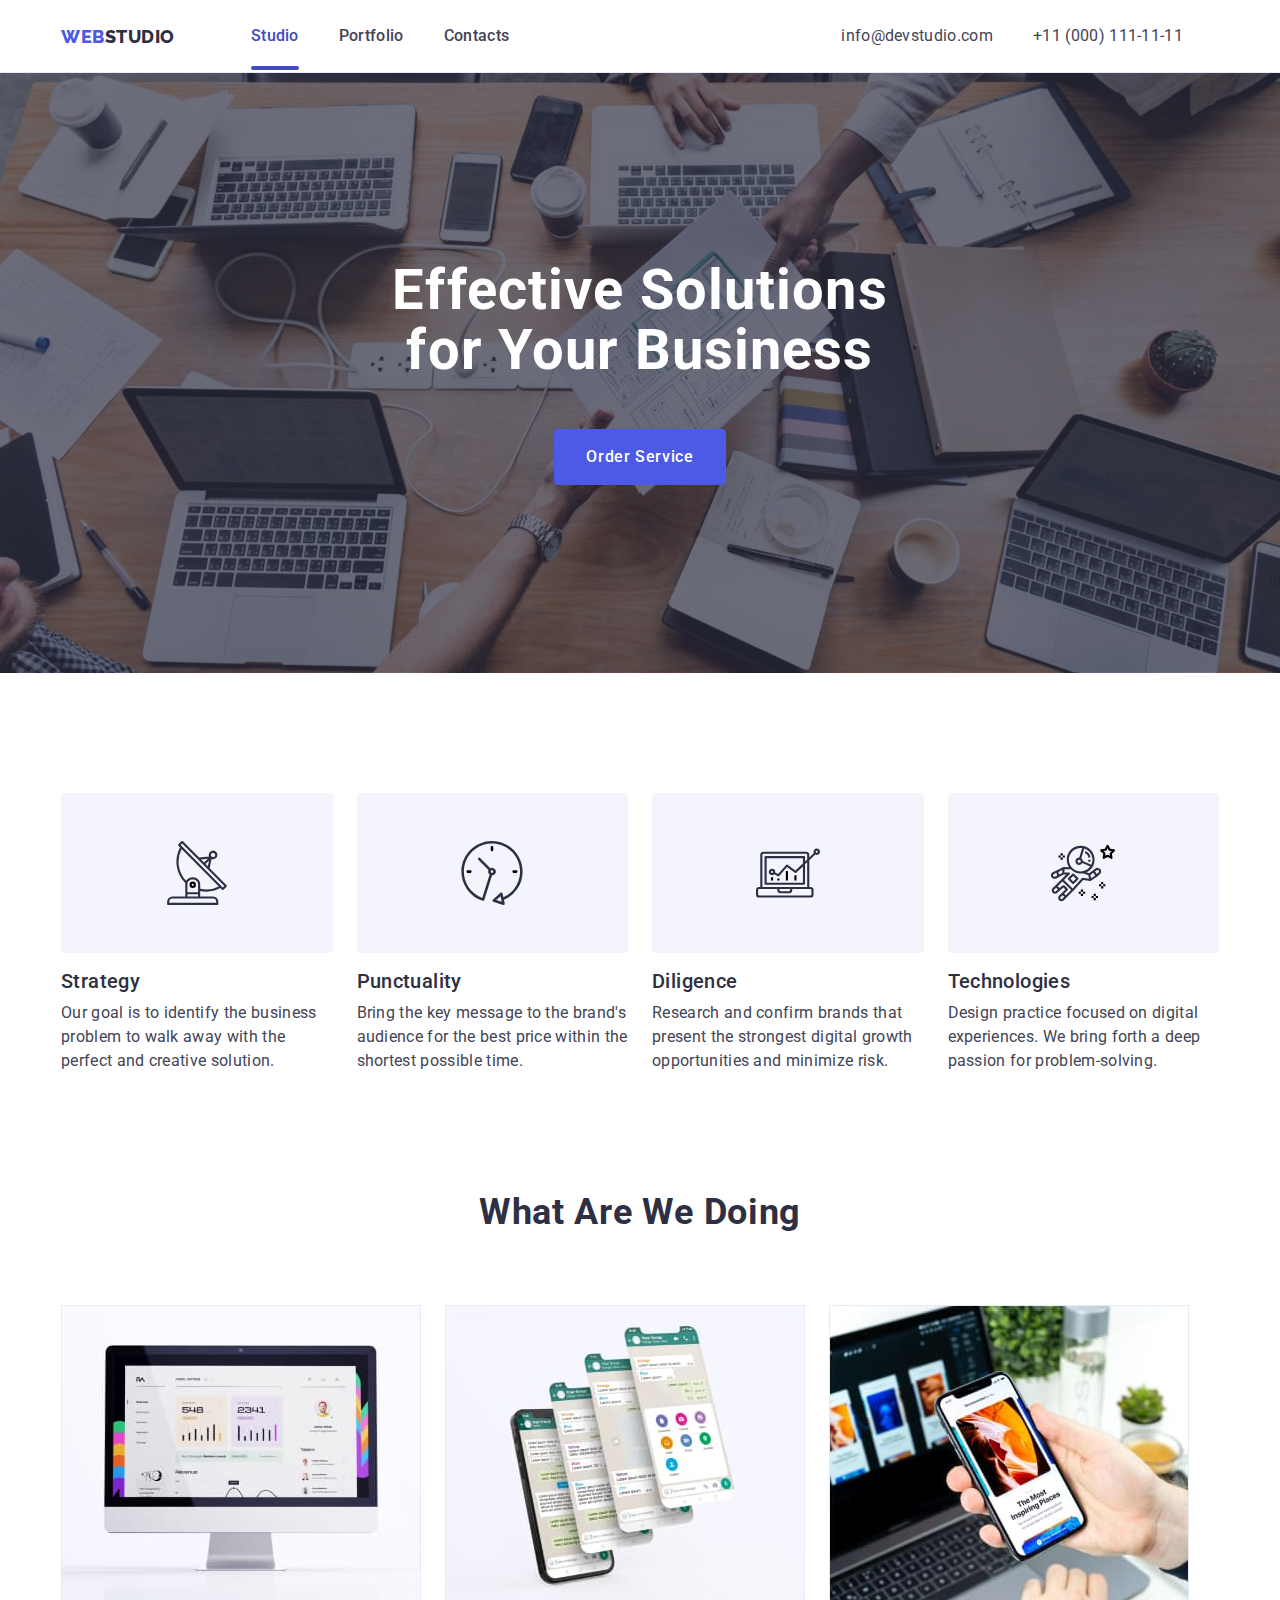
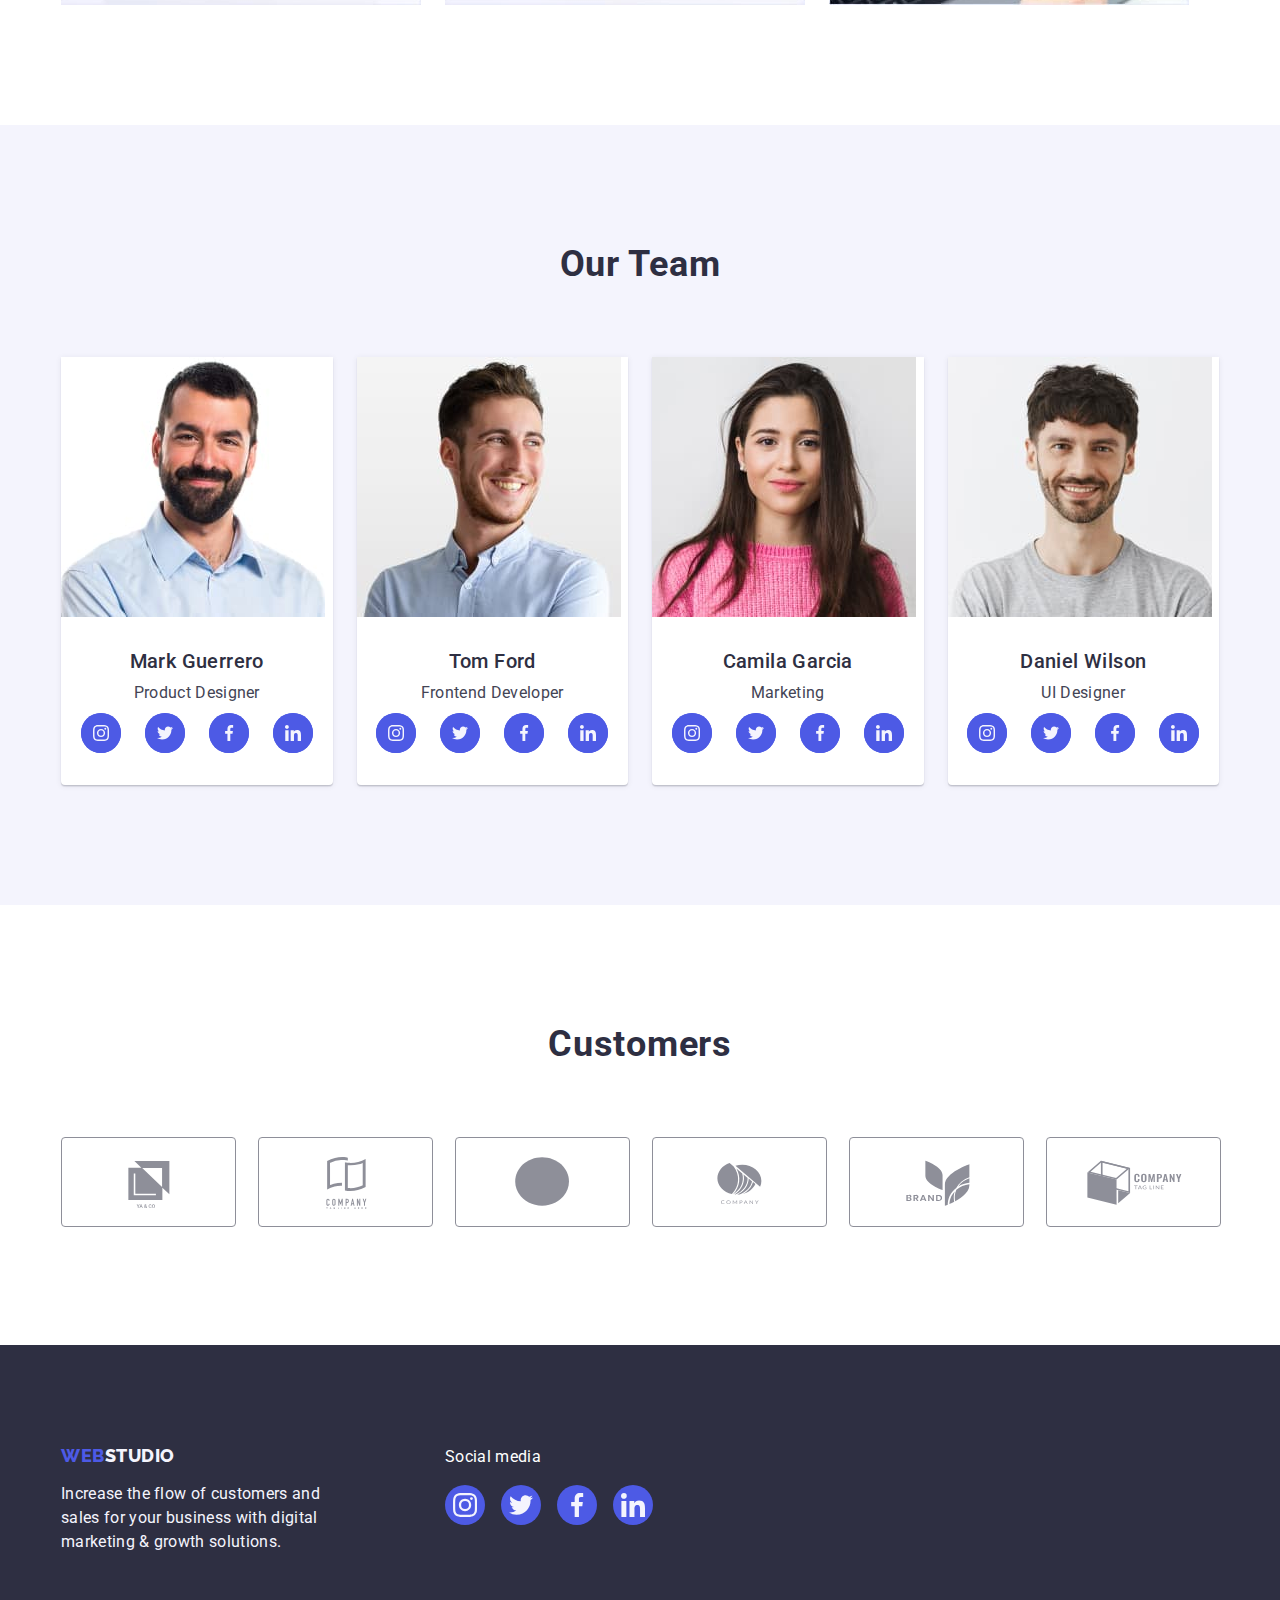
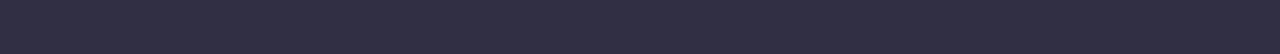
<file: index.html>
<!DOCTYPE html>
<html lang="en">

<head>
  <meta charset="utf-8">
  <meta http-equiv="X-UA-Compatible" content="IE=edge">
  <meta name="description" content="">
  <meta name="viewport" content="width=device-width, initial-scale=1">
  <title>dz3</title>
  <link rel="preconnect" href="https://fonts.googleapis.com">
  <link rel="preconnect" href="https://fonts.gstatic.com" crossorigin>
  <link href="https://fonts.googleapis.com/css2?family=Raleway:wght@900&family=Roboto:wght@400;500;700;900&display=swap"
    rel="stylesheet">
  <link rel="stylesheet" href="https://cdnjs.cloudflare.com/ajax/libs/modern-normalize/2.0.0/modern-normalize.min.css"
    integrity="sha512-4xo8blKMVCiXpTaLzQSLSw3KFOVPWhm/TRtuPVc4WG6kUgjH6J03IBuG7JZPkcWMxJ5huwaBpOpnwYElP/m6wg=="
    crossorigin="anonymous" referrerpolicy="no-referrer" />
  <link rel="stylesheet" href="./css/styles.css" />
</head>

<body>
  <header class="header">
    <div class="container flexed-list header-container">
      <nav class="flexed-list">
        <a class="logo logo-header link" href="./index.html">Web<span class="logo-text">Studio</span></a>
        <ul class="menu-list list flexed-list">
          <li class="menu-list-item"><a class="menu-list-link link lower" href="./index.html">Studio</a></li>
          <li class="menu-list-item"><a class="menu-list-link link " href="./portfolio.html">Portfolio</a></li>
          <li class="menu-list-item"><a class="menu-list-link link " href="">Contacts</a></li>
        </ul>
      </nav>
      <address class="contacts">
        <ul class="list flexed-list">
          <li class="contacts-item">
            <a href="mailto:info@devstudio.com" class="contacts-link link">info@devstudio.com</a>
          </li>
          <li class="contacts-item">
            <a href="tel:+110001111111" class="contacts-link link ">+11 (000) 111-11-11</a>
          </li>
        </ul>
      </address>
    </div>
  </header>
  <main>
    <section class="solution">
      <div class="container">
        <h1 class="solution-text">Effective Solutions
          for Your Business</h1>
        <button class="solution-btn" type="button" data-modal-open>Order Service</button>
      </div>
    </section>
    <section class="about-us">
      <div class="container">
        <h2 class="visually-hidden">lorem</h2>
        <ul class="list flexed-list">
          <li class="about-us-item">
            <div class="about-us-item-svg">

              <svg class="about-us-icon" width="64" height="64">
                <use href="./images/icons.svg#icon-antenna-1">
                </use>
              </svg>
            </div>
            <h3 class="about-us-title title-large">Strategy</h3>
            <p class="paragraph">Our goal is to identify the business
              problem to walk away with the perfect and creative solution. </p>
          </li>
          <li class="about-us-item">
            <div class="about-us-item-svg">

              <svg class="about-us-icon" width="64" height="64">
                <use href="./images/icons.svg#icon-clock-1">
                </use>
              </svg>
            </div>
            <h3 class="about-us-title title-large">Punctuality</h3>
            <p class="paragraph">Bring the key message to the brand's audience for the best price within the shortest
              possible time.</p>
          </li>
          <li class="about-us-item">
            <div class="about-us-item-svg">

              <svg class="about-us-icon" width="64" height="64">
                <use href="./images/icons.svg#icon-diagram-1">
                </use>
              </svg>
            </div>
            <h3 class="about-us-title title-large">Diligence</h3>
            <p class="paragraph">Research and confirm brands that present the strongest digital growth opportunities
              and minimize risk.
            </p>
          </li>
          <li class="about-us-item">
            <div class="about-us-item-svg">

              <svg class="about-us-icon" width="64" height="64">
                <use href="./images/icons.svg#icon-astronaut-1">
                </use>
              </svg>
            </div>
            <h3 class="about-us-title title-large">Technologies</h3>
            <p class="paragraph">Design practice focused on digital experiences. We bring forth a deep passion for
              problem-solving.</p>
          </li>
        </ul>
      </div>
    </section>
    <section class="we-doing">
      <div class="container">
        <h2 class="title-extra-large">What are we doing</h2>
        <ul class="flexed-list list">
          <li class="we-doing-item"><img src="./images/img1.jpg" alt="laptop"></li>
          <li class="we-doing-item"><img src="./images/img2.jpg" alt="smartphone"></li>
          <li class="we-doing-item"><img src="./images/img3.jpg" alt="laptop and smartphone"></li>
        </ul>
      </div>
    </section>
    <section class="team">
      <div class="container">
        <h2 class="title-extra-large">Our Team</h2>
        <ul class="flexed-list list">
          <li class="team-item">
            <img src="./images/img4.jpg" alt="men" width="264">
            <div class="team-item-main">
              <h3 class="team-item-main-title title-large">Mark Guerrero</h3>
              <p class="team-item-main-text">Product Designer</p>
              <ul class="team-item-list list">
                <li class="team-icons">
                  <a href="" class="team-icon-link">

                    <svg class="team-icon" width="16" height="16">
                      <use href="./images/icons.svg#icon-instagram-2"></use>
                    </svg>
                  </a>
                </li>
                <li class="team-icons">
                  <a href="" class="team-icon-link">

                    <svg class="team-icon" width="16" height="16">
                      <use href="./images/icons.svg#icon-twitter-1"></use>
                    </svg>
                  </a>
                </li>
                <li class="team-icons">
                  <a href="" class="team-icon-link">

                    <svg class="team-icon" width="16" height="16">
                      <use href="./images/icons.svg#icon-facebook-1"></use>
                    </svg>
                  </a>
                </li>
                <li class="team-icons">
                  <a href="" class="team-icon-link">

                    <svg class="team-icon" width="16" height="16">
                      <use href="./images/icons.svg#icon-linkedin-1"></use>
                    </svg>
                  </a>
                </li>
              </ul>
            </div>
          </li>
          <li class="team-item">
            <img src="./images/img5.jpg" alt="men" width="264">
            <div class="team-item-main">
              <h3 class="team-item-main-title title-large">Tom Ford</h3>
              <p class="team-item-main-text">Frontend Developer</p>
              <ul class="team-item-list list">
                <li class="team-icons">
                  <a href="" class="team-icon-link">

                    <svg class="team-icon" width="16" height="16">
                      <use href="./images/icons.svg#icon-instagram-2"></use>
                    </svg>
                  </a>
                </li>
                <li class="team-icons">
                  <a href="" class="team-icon-link">

                    <svg class="team-icon" width="16" height="16">
                      <use href="./images/icons.svg#icon-twitter-1"></use>
                    </svg>
                  </a>
                </li>
                <li class="team-icons">
                  <a href="" class="team-icon-link">

                    <svg class="team-icon" width="16" height="16">
                      <use href="./images/icons.svg#icon-facebook-1"></use>
                    </svg>
                  </a>
                </li>
                <li class="team-icons">
                  <a href="" class="team-icon-link">

                    <svg class="team-icon" width="16" height="16">
                      <use href="./images/icons.svg#icon-linkedin-1"></use>
                    </svg>
                  </a>
                </li>
              </ul>
            </div>
          </li>
          <li class="team-item">
            <img src="./images/img6.jpg" alt="women" width="264">
            <div class="team-item-main">
              <h3 class="team-item-main-title title-large">Camila Garcia</h3>
              <p class="team-item-main-text">Marketing</p>
              <ul class="team-item-list list">
                <li class="team-icons">
                  <a href="" class="team-icon-link">

                    <svg class="team-icon" width="16" height="16">
                      <use href="./images/icons.svg#icon-instagram-2"></use>
                    </svg>
                  </a>
                </li>
                <li class="team-icons">
                  <a href="" class="team-icon-link">

                    <svg class="team-icon" width="16" height="16">
                      <use href="./images/icons.svg#icon-twitter-1"></use>
                    </svg>
                  </a>
                </li>
                <li class="team-icons">
                  <a href="" class="team-icon-link">

                    <svg class="team-icon" width="16" height="16">
                      <use href="./images/icons.svg#icon-facebook-1"></use>
                    </svg>
                  </a>
                </li>
                <li class="team-icons">
                  <a href="" class="team-icon-link">

                    <svg class="team-icon" width="16" height="16">
                      <use href="./images/icons.svg#icon-linkedin-1"></use>
                    </svg>
                  </a>
                </li>
              </ul>
            </div>
          </li>
          <li class="team-item">
            <img src="./images/img7.jpg" alt="men" width="264">
            <div class="team-item-main">

              <h3 class="team-item-main-title title-large">Daniel Wilson</h3>
              <p class="team-item-main-text">UI Designer</p>
              <ul class="team-item-list list">
                <li class="team-icons">
                  <a href="" class="team-icon-link">

                    <svg class="team-icon" width="16" height="16">
                      <use href="./images/icons.svg#icon-instagram-2"></use>
                    </svg>
                  </a>
                </li>
                <li class="team-icons">
                  <a href="" class="team-icon-link">

                    <svg class="team-icon" width="16" height="16">
                      <use href="./images/icons.svg#icon-twitter-1"></use>
                    </svg>
                  </a>
                </li>
                <li class="team-icons">
                  <a href="" class="team-icon-link">

                    <svg class="team-icon" width="16" height="16">
                      <use href="./images/icons.svg#icon-facebook-1"></use>
                    </svg>
                  </a>
                </li>
                <li class="team-icons">
                  <a href="" class="team-icon-link">

                    <svg class="team-icon" width="16" height="16">
                      <use href="./images/icons.svg#icon-linkedin-1"></use>
                    </svg>
                  </a>
                </li>
              </ul>
            </div>
          </li>
        </ul>
      </div>


    </section>

    <section class="customers">
      <div class="container">
        <h2 class="title-extra-large">Customers</h2>
        <ul class="flexed-list list customers-list">
          <li class="customers-item">
            <a href="" class="customers-link">
              <svg class="customers-icon" width="104" height="56">
                <use href="./images/icons.svg#icon-Logo"></use>
              </svg>
            </a>
          </li>
          <li class="customers-item">
            <a href="" class="customers-link">
              <svg class="customers-icon" width="104" height="56">
                <use href="./images/icons.svg#icon-Logo1"></use>
              </svg>
            </a>
          </li>
          <li class="customers-item">
            <a href="" class="customers-link">
              <svg class="customers-icon" width="104" height="56">
                <use href="./images/icons.svg#icon-Vector"></use>
              </svg>
            </a>
          </li>
          <li class="customers-item">
            <a href="" class="customers-link">
              <svg class="customers-icon" width="104" height="56">
                <use href="./images/icons.svg#icon-Logo2"></use>
              </svg>
            </a>
          </li>
          <li class="customers-item">
            <a href="" class="customers-link">
              <svg class="customers-icon" width="104" height="56">
                <use href="./images/icons.svg#icon-Logo3"></use>
              </svg>
            </a>
          </li>
          <li class="customers-item">
            <a href="" class="customers-link">
              <svg class="customers-icon" width="104" height="56">
                <use href="./images/icons.svg#icon-Logo4"></use>
              </svg>
            </a>
          </li>
        </ul>
      </div>
    </section>
  </main>

  <footer class="footer">
    <div class="container footer-container">
      <div class="footer-item">
        <a class="logo footer-logo link" href="./index.html">Web<span class="footer-logo-text">Studio</span></a>
        <p class="footer-text">Increase the flow of customers and sales for your business with digital marketing &
          growth
          solutions.</p>
      </div>
      <div class="footer-item">
        <p class="paragraph footer-title">
          Social media
        </p>
        <ul class="flexed-list list footer-list">
          <li class="footer-icons">
            <a href="" class="footer-links">

              <svg class="footer-icon" width="24" height="24">
                <use href="./images/icons.svg#icon-instagram-2"></use>
              </svg>
            </a>
          </li>
          <li class="footer-icons">
            <a href="" class="footer-links">

              <svg class="footer-icon" width="24" height="24">
                <use href="./images/icons.svg#icon-twitter-1"></use>
              </svg>
            </a>
          </li>
          <li class="footer-icons">
            <a href="" class="footer-links">

              <svg class="footer-icon" width="24" height="24">
                <use href="./images/icons.svg#icon-facebook-1"></use>
              </svg>
            </a>
          </li>
          <li class="footer-icons">
            <a href="" class="footer-links">

              <svg class="footer-icon" width="24" height="24">
                <use href="./images/icons.svg#icon-linkedin-1"></use>
              </svg>
            </a>
          </li>
        </ul>
      </div>
    </div>
  </footer>

  <div class="modal is-hidden" data-modal>
    <div class="modal-container">
      <button type="button" class="modal-btn" data-modal-close>
        <svg class="modal-icon" width="8" height="8">
          <use href="./images/icons.svg#icon-close-black-18dp-2-1"></use>
        </svg>
      </button>
    </div>
  </div>
  <script src="./js/modal.js"></script>
</body>

</html>
</file>
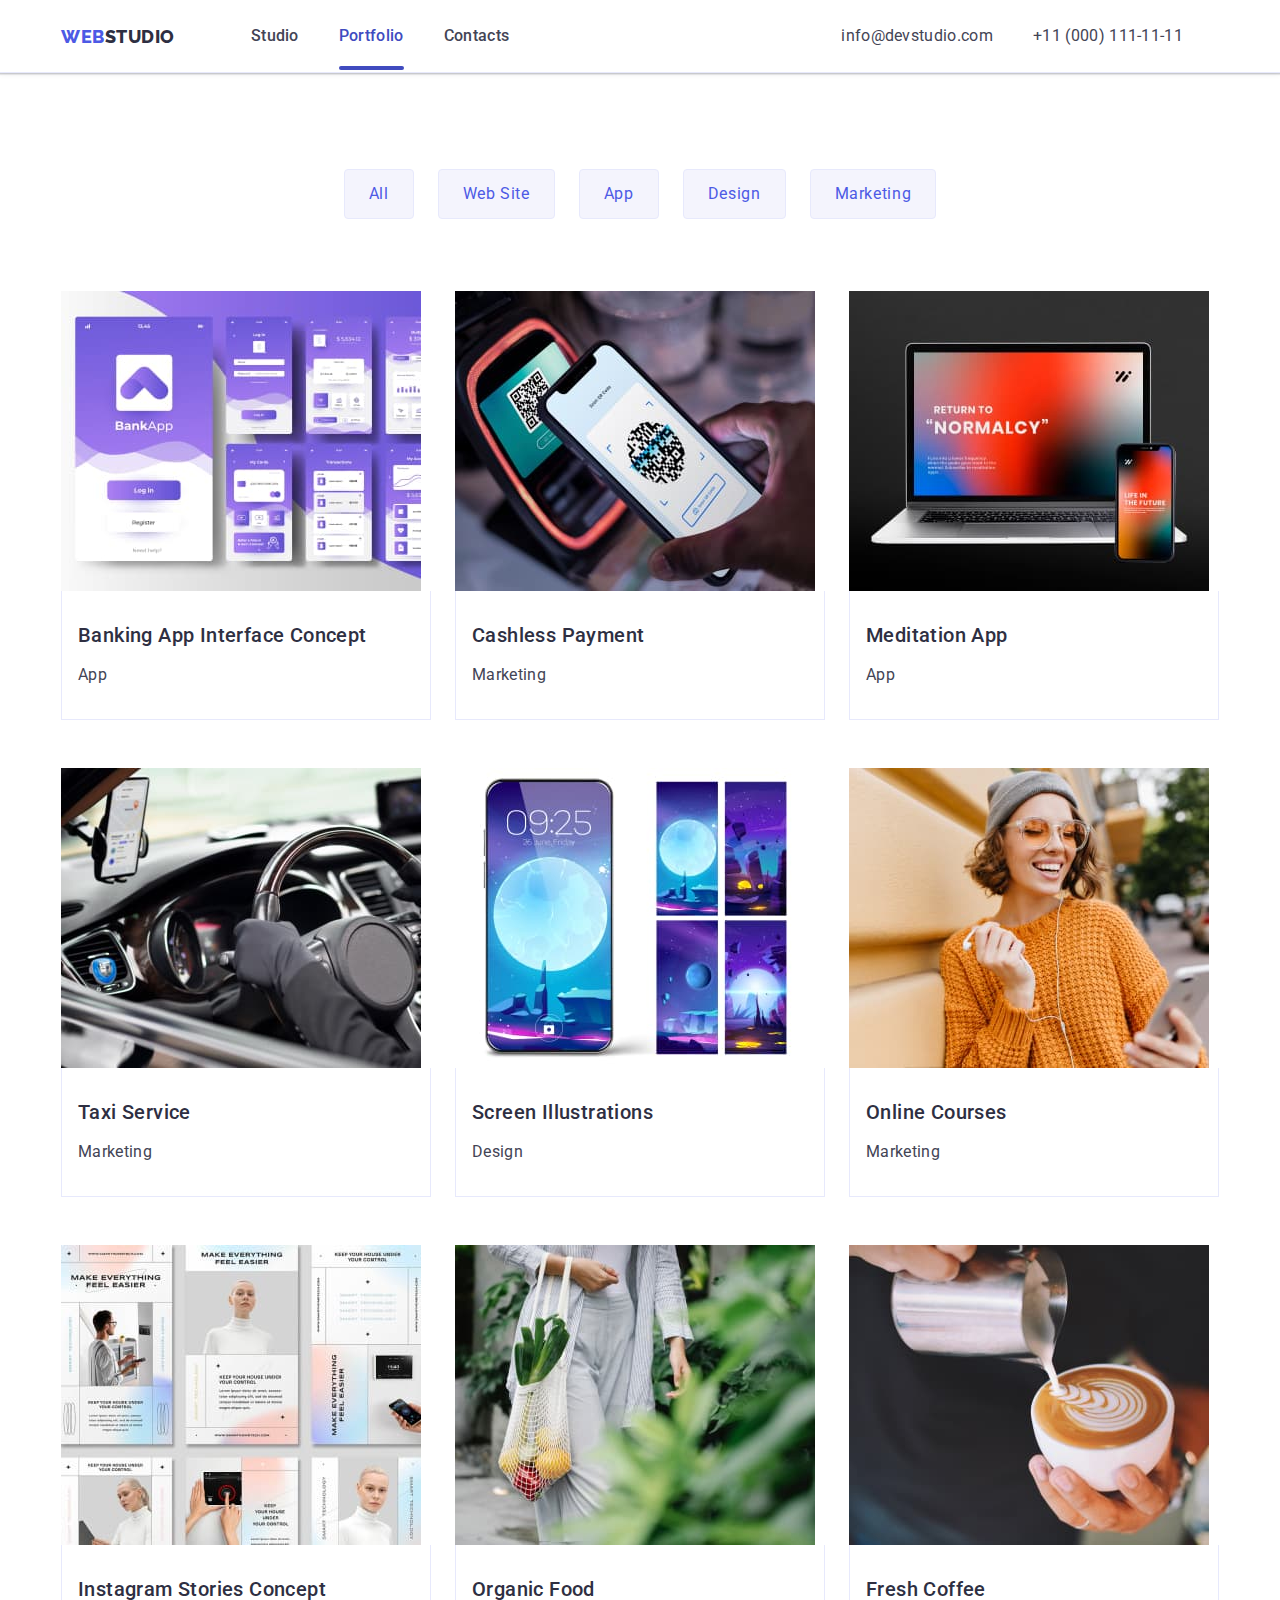
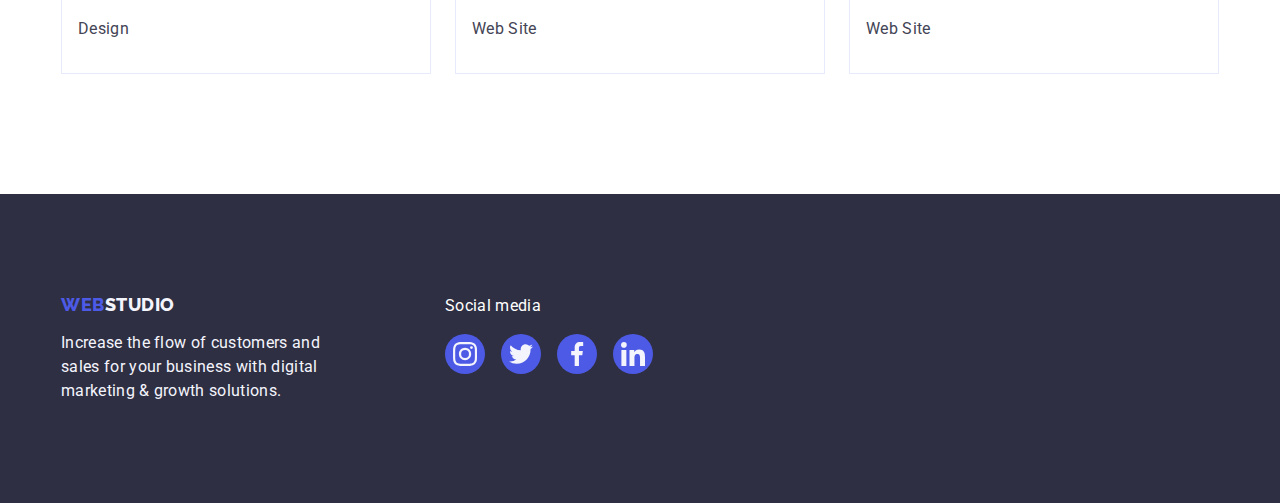
<file: portfolio.html>
<!DOCTYPE html>
<html lang="en">

<head>
  <meta charset="utf-8">
  <meta http-equiv="X-UA-Compatible" content="IE=edge">
  <title>dz2</title>
  <meta name="description" content="">
  <meta name="viewport" content="width=device-width, initial-scale=1">
  <link rel="preconnect" href="https://fonts.googleapis.com">
  <link rel="preconnect" href="https://fonts.gstatic.com" crossorigin>
  <link href="https://fonts.googleapis.com/css2?family=Raleway:wght@900&family=Roboto:wght@400;500;700;900&display=swap"
    rel="stylesheet">
  <link rel="stylesheet" href="https://cdnjs.cloudflare.com/ajax/libs/modern-normalize/2.0.0/modern-normalize.min.css"
    integrity="sha512-4xo8blKMVCiXpTaLzQSLSw3KFOVPWhm/TRtuPVc4WG6kUgjH6J03IBuG7JZPkcWMxJ5huwaBpOpnwYElP/m6wg=="
    crossorigin="anonymous" referrerpolicy="no-referrer" />
  <link rel="stylesheet" href="./css/styles.css">

</head>

<body>
  <header class="header">
    <div class="container flexed-list header-container">
      <nav class="flexed-list">
        <a class="logo logo-header link" href="./index.html">Web<span class="logo-text">Studio</span></a>
        <ul class="menu-list list flexed-list">
          <li class="menu-list-item"><a class="menu-list-link link " href="./index.html">Studio</a></li>
          <li class="menu-list-item"><a class="menu-list-link link lower" href="./portfolio.html">Portfolio</a></li>
          <li class="menu-list-item"><a class="menu-list-link link " href="">Contacts</a></li>
        </ul>
      </nav>
      <address class="contacts">
        <ul class="list flexed-list">
          <li class="contacts-item">
            <a href="mailto:info@devstudio.com" class="contacts-link link">info@devstudio.com</a>
          </li>
          <li class="contacts-item">
            <a href="tel:+110001111111" class="contacts-link link ">+11 (000) 111-11-11</a>
          </li>
        </ul>
      </address>
    </div>
  </header>
  <main>
    <section class="portfolio">
      <div class="container">
        <h1 class="visually-hidden">test</h1>
        <ul class="filters-list filters list">
          <li class="filters-item"><button type="button" class="filters-button paragraph">All</button></li>
          <li class="filters-item"><button type="button" class="filters-button paragraph">Web Site</button></li>
          <li class="filters-item"><button type="button" class="filters-button paragraph">App</button></li>
          <li class="filters-item"><button type="button" class="filters-button paragraph">Design</button></li>
          <li class="filters-item"><button type="button" class="filters-button paragraph">Marketing</button></li>
        </ul>
        <ul class="cards-list list">
          <li class="cards-item">
            <a href="" class="link cards-link">
              <div class="cards-image-block">
              <img src="./images/img8.jpg" alt="app interface" width="360" height="300">
            <p class="paragraph cards-image-paragraph">
               14 Stylish and User-Friendly App Design Concepts · Task Manager App · Calorie Tracker App · Exotic Fruit Ecommerce App · Cloud Storage App
            </p>  
            </div>
              <div class="cards-item-content">
                <h2 class="title-large cards-item-title">Banking App Interface Concept</h2>
                <p class="paragraph">App</p>
              </div>
            </a>
          </li>

          <li class="cards-item">
            <a href="" class="link  cards-link">
              <div class="cards-image-block">

                <img src="./images/img9.jpg" alt="scan qr" width="360" height="300">
                <p class="paragraph cards-image-paragraph">14 Stylish and User-Friendly App Design Concepts · Task
                  Manager App · Calorie Tracker App · Exotic Fruit Ecommerce App · Cloud Storage App</p>
              </div>

              <div class="cards-item-content">
                <h2 class="title-large cards-item-title">Cashless Payment</h2>
                <p class="paragraph">Marketing</p>
              </div>

            </a>
          </li>

          <li class="cards-item">
            <a href="" class="link cards-link ">
              <div class="cards-image-block">


              <img src="./images/img10.jpg" alt="app main page" width="360" height="300">
            <p class="paragraph cards-image-paragraph">
               14 Stylish and User-Friendly App Design Concepts · Task Manager App · Calorie Tracker App · Exotic Fruit Ecommerce App · Cloud Storage App
            </p>  
            </div>
              <div class="cards-item-content">

                <h2 class="title-large cards-item-title">Meditation App</h2>
                <p class="paragraph">App</p>
              </div>

            </a>
          </li>

          <li class="cards-item">
            <a href="" class="link  cards-link">
              <div class="cards-image-block">


              <img src="./images/img11.jpg" alt="car" width="360" height="300">
            <p class="paragraph cards-image-paragraph">
               14 Stylish and User-Friendly App Design Concepts · Task Manager App · Calorie Tracker App · Exotic Fruit Ecommerce App · Cloud Storage App
            </p>  
            </div>
              <div class="cards-item-content">
                <h2 class="title-large cards-item-title">Taxi Service</h2>
                <p class="paragraph">Marketing</p>
              </div>

            </a>

          </li>
          <li class="cards-item">
            <a href="" class="link cards-link ">
              <div class="cards-image-block">


              <img src="./images/img12.jpg" alt="screens for phone" width="360" height="300">
            <p class="paragraph cards-image-paragraph">
               14 Stylish and User-Friendly App Design Concepts · Task Manager App · Calorie Tracker App · Exotic Fruit Ecommerce App · Cloud Storage App
            </p>  
            </div>
              <div class="cards-item-content">

                <h2 class="title-large cards-item-title">Screen Illustrations</h2>
                <p class="paragraph">Design</p>
              </div>

            </a>
          </li>

          <li class="cards-item">
            <a href="" class="link  cards-link">
              <div class="cards-image-block">


              <img src="./images/img13.jpg" alt="girl" width="360" height="300">
            <p class="paragraph cards-image-paragraph">
               14 Stylish and User-Friendly App Design Concepts · Task Manager App · Calorie Tracker App · Exotic Fruit Ecommerce App · Cloud Storage App
            </p>  
            </div>
              <div class="cards-item-content">

                <h2 class="title-large cards-item-title">Online Courses</h2>
                <p class="paragraph">Marketing</p>
              </div>

            </a>
          </li>

          <li class="cards-item">
            <a href="" class="link  cards-link">
              <div class="cards-image-block">


              <img src="./images/img14.jpg" alt="guide" width="360" height="300">
            <p class="paragraph cards-image-paragraph">
               14 Stylish and User-Friendly App Design Concepts · Task Manager App · Calorie Tracker App · Exotic Fruit Ecommerce App · Cloud Storage App
            </p>  
            </div>
              <div class="cards-item-content">

                <h2 class="title-large cards-item-title">Instagram Stories Concept</h2>
                <p class="paragraph">Design</p>
              </div>

            </a>
          </li>

          <li class="cards-item">
            <a href="" class="link cards-link ">
              <div class="cards-image-block">


              <img src="./images/img15.jpg" alt="organic food" width="360" height="300">
            <p class="paragraph cards-image-paragraph">
               14 Stylish and User-Friendly App Design Concepts · Task Manager App · Calorie Tracker App · Exotic Fruit Ecommerce App · Cloud Storage App
            </p>  
            </div>
              <div class="cards-item-content">

                <h2 class="title-large cards-item-title">Organic Food</h2>
                <p class="paragraph">Web Site</p>
              </div>

            </a>
          </li>

          <li class="cards-item">
            <a href="" class="link  cards-link">
              <div class="cards-image-block">


              <img src="./images/img16.jpg" alt="coffee" width="360" height="300">
            <p class="paragraph cards-image-paragraph">
               14 Stylish and User-Friendly App Design Concepts · Task Manager App · Calorie Tracker App · Exotic Fruit Ecommerce App · Cloud Storage App
            </p>  
            </div>              <div class="cards-item-content">
                <h2 class="title-large cards-item-title">Fresh Coffee</h2>
                <p class="paragraph">Web Site</p>
              </div>

            </a>
          </li>
        </ul>
      </div>
    </section>
  </main>
    <footer class="footer">
    <div class="container footer-container">
      <div class="footer-item">
        <a class="logo footer-logo link" href="./index.html">Web<span class="footer-logo-text">Studio</span></a>
        <p class="footer-text">Increase the flow of customers and sales for your business with digital marketing &
          growth
          solutions.</p>
      </div>
      <div class="footer-item">
        <p class="paragraph footer-title">
          Social media
        </p>
        <ul class="flexed-list list footer-list">
          <li class="footer-icons">
            <a href="" class="footer-links">

              <svg class="footer-icon" width="24" height="24">
                <use href="./images/icons.svg#icon-instagram-2"></use>
              </svg>
            </a>
          </li>
          <li class="footer-icons">
            <a href="" class="footer-links">

              <svg class="footer-icon" width="24" height="24">
                <use href="./images/icons.svg#icon-twitter-1"></use>
              </svg>
            </a>
          </li>
          <li class="footer-icons">
            <a href="" class="footer-links">

              <svg class="footer-icon" width="24" height="24">
                <use href="./images/icons.svg#icon-facebook-1"></use>
              </svg>
            </a>
          </li>
          <li class="footer-icons">
            <a href="" class="footer-links">

              <svg class="footer-icon" width="24" height="24">
                <use href="./images/icons.svg#icon-linkedin-1"></use>
              </svg>
            </a>
          </li>
        </ul>
      </div>
    </div>
  </footer>
</body>

</html>
</file>
<file: css/styles.css>
body {
  font-family: "Roboto", sans-serif;
  font-size: 16px;
  line-height: 24px;
  letter-spacing: 0.02rem;
  color: var(--slate);
  background-color: var(--white);
}

* {
  margin: 0;
  padding: 0;
}

:root {
  --slate: #434455;
  --light-slate: #8e8f99;
  --cloud: #F4F4FD;
  --navy-blue: #2E2F42;
  --navy-blue-modal: rgba(46, 47, 66, 0.40);
  --iris: #4D5AE5;
  --white: #fff;
  --cornflower: #E7E9FC;
  --hover-links: #404bbf;
  --diary: #fcfcfc;
  --light-green: #31d0aa;
}

.container {
  width: 100%;
  max-width: 1158px;
  margin: 0 auto;
  padding: 0 15px;
}

.link {
  text-decoration: none;
  font-size: 12px;
  line-height: 24px;
  letter-spacing: 0.04rem;
}

.link:hover,
.link:focus {
  color: var(--hover-links);
}

h2 {
  font-weight: bold;
  font-size: 36px;
}

.title-large {
  font-weight: 500;
  font-size: 20px;
  line-height: 1.2;
  letter-spacing: 0.02em;
  color: var(--navy-blue);
}

.title-extra-large {
  margin-bottom: 72px;
  font-size: 36px;
  line-height: 1.11;
  text-align: center;
  letter-spacing: 0.02em;
  text-transform: capitalize;
  color: var(--navy-blue);
}

.paragraph {
  font-weight: 400;
  font-size: 16px;
  line-height: 1.5;
  letter-spacing: 0.02em;
  color: var(--slate);
}

.logo {
  font-family: "Raleway", sans-serif;
  font-size: 18px;
  font-style: normal;
  font-weight: 800;
  line-height: 1.17;
  letter-spacing: 0.03em;
  text-transform: uppercase;
}

.list {
  list-style: none;
}

.flexed-list {
  display: flex;
}

.visually-hidden {
  position: absolute;
  width: 1px;
  height: 1px;
  margin: -1px;
  border: 0;
  padding: 0;
  white-space: nowrap;
  clip-path: inset(100%);
  clip: rect(0 0 0 0);
  overflow: hidden;
}

img {
  display: block;
}

/*----------------header---------------------*/
.header {
  border-bottom: 1px solid var(--cornflower);
  box-shadow: 0px 2px 1px rgba(46, 47, 66, 0.08), 0px 1px 1px rgba(46, 47, 66, 0.16), 0px 1px 6px rgba(46, 47, 66, 0.08);
}

.header-container {
  align-items: center;
}

.logo-header {
  color: var(--iris);
  margin: 25.5px 76px 25.5px 0;
}

.logo-text {
  color: var(--navy-blue);
}

.menu-list {
  align-items: center;
}

.menu-list-link {
  padding: 24px 0;
  position: relative;
  color: var(--slate);
  transition: color 250ms cubic-bezier(0.4, 0, 0.2, 1);
  font-family: Roboto;
font-size: 16px;
font-style: normal;
font-weight: 500;
line-height: 24px; /* 150% */
letter-spacing: 0.32px; 
}

.menu-list-item:not(:last-child) {
  margin-right: 40px;
}

.menu-list-item:hover,
.menu-list-item:focus {
  color: var(--hover-links);
}

.lower{
  color:var(--hover-links);
}
.lower::after {
  display: flex;
  content: "";
  position: absolute;
  width: 100%;
  border-radius: 2px;
  height: 4px;
  background: var(--hover-links);
  left: 0;
  bottom: -1px;
}

.contacts {
  margin-left: 332px;
  font-style: normal;
  font-weight: 400;
  letter-spacing: 0.32px;
}

.contacts-item:not(:last-child) {
  margin-right: 40px;
}

.contacts-link {
  color: var(--slate);
  font-size: 16px;
  line-height: 1.5;
  letter-spacing: 0.02em;
  transition: color 250ms cubic-bezier(0.4, 0, 0.2, 1);
}

.contacts-link:hover,
.contacts-link:focus {
  color: var(--hover-links);
}

/* ----------section 1----------- */

.solution {
max-width: 1440px; 
  background-color: var(--navy-blue);
  padding: 188px 0;
  background-image: linear-gradient(rgba(46, 47, 66, 0.7),
      rgba(46, 47, 66, 0.7)), url(../images/img17.jpg);
  background-repeat: no-repeat;
  background-size: cover;
  background-position: center;
  margin: 0 auto;
}

.solution::before {
  content: "";
  display: block;
}

.solution-text {
  font-weight: bold;
  font-size: 56px;
  line-height: 1.07;
  text-align: center;
  letter-spacing: 0.02em;
  color: var(--white);
  margin: 0 auto;
  max-width: 496px;
}

.solution-btn {
  background: var(--iris);
  color: var(--white);
  margin: 48px auto 0 auto;
  border: none;
  letter-spacing: 0.04rem;
  border-radius: 4px;
  padding: 16px 32px;
  display: block;
  min-width: 169px;

  font-weight: 500;
  font-family: "Roboto", sans-serif;
  font-size: 16px;
  line-height: 1.5;
  cursor: pointer;
  transition: background-color 250ms cubic-bezier(0.4, 0, 0.2, 1);
}

.solution-btn:hover,
.solution-btn:focus {
  background-color: var(--hover-links);
}

/*-----------------------section 2 ---------------------*/
.about-us {
  padding: 120px 0px;
}

.about-us-item {
  width: calc((100% - 72px)/4);
  display: flex;
  flex-direction: column;
  gap: 8px;

}

.about-us-item-svg {
  background-color: var(--cloud);
  padding: 24px 100px;
  border-radius: 4px;
  display: flex;
  align-items: center;
  justify-content: center;
  height: 112px;
  margin-bottom: 8px;
}

.about-us-item:not(:last-child) {
  margin-right: 24px;
}

/*-------------------------- section 3 ----------------------*/

.we-doing {
  text-align: center;
  padding-bottom: 120px;

}

.we-doing-item {
  width: calc((100%-48px)/3);
}

.we-doing-item:not(:last-child) {
  margin-right: 24px;
}

/*----------------------------- section 4 ---------------*/

.team {
  text-align: center;
  background-color: var(--cloud);
  padding: 120px 0;
}

.team-item {
  background-color: var(--white);
  width: calc((100% - 72px) / 4);
  border-radius: 0 0 4px 4px;
  box-shadow: 0px 2px 1px 0px rgba(46, 47, 66, 0.08), 0px 1px 1px 0px rgba(46, 47, 66, 0.16), 0px 1px 6px 0px rgba(46, 47, 66, 0.08);
}

.team-item:not(:last-child) {
  margin-right: 24px;
}

.team-item-main {
  padding: 32px 0;
  display: flex;
  flex-direction: column;
  gap: 8px;
  align-items: center;
}

.team-item-main-text {
  color: var(--slate);
  font-size: 16px;
  line-height: 1.5;
  letter-spacing: 0.02em;
}

.team-item-list {
  display: flex;
  justify-content: center;
  gap: 24px;
}

.team-icons {
  fill: var(--white);
  background-color: var(--iris);
  width: 40px;
  height: 40px;
  border-radius: 50%;
}

.team-icon-link {
  width: 100%;
  height: 100%;
  background-color: var(--iris);
  border-radius: 50%;
  display: flex;
  align-items: center;
  justify-content: center;
  transition: background-color 250ms cubic-bezier(0.4, 0, 0.2, 1);
}

.team-icon-link:hover,
.team-icon-link:focus {
  background-color: var(--hover-links);
}

.team-icon {
  fill: var(--cloud);
}

/*---------------------section 5 --------------------*/

.customers {
  padding: 120px 0;
}

.customers-list {
  gap: 24px;
}

.customers-item {
  width: calc((100% - 120px) / 6);
  height: 88px;
}

.customers-link {
  width: 100%;
  height: 100%;
  border: 1px solid var(--light-slate);
  border-radius: 4px;
  display: flex;
  align-items: center;
  justify-content: center;
  color: var(--light-slate);
  transition:  border-color 250ms cubic-bezier(0.4, 0, 0.2, 1), color 250ms cubic-bezier(0.4, 0, 0.2, 1);

}

.customers-link:hover,
.customers-link:focus {
  border-color: var(--hover-links);
  color: var(--hover-links);
}

.customers-icon{
  margin: 16px 32px;
  display: block;
  fill: currentColor;
}

/* -------------------- footer ---------------------------------*/

.footer {
  background: var(--navy-blue);
  padding: 100px 0;
}

.footer-container {
  display: flex;
  align-items: baseline;
}

.footer-item:not(:last-child) {
  margin-right: 120px;
}

.footer-logo {
  color: var(--iris);
  display: inline-block;
  margin-bottom: 16px;
}

.footer-logo-text {
  color: var(--cloud);
}

.footer-text {
  color: var(--cloud);
  line-height: 1.5;
  letter-spacing: 0.02em;
  width: 264px;
}

.footer-title {
  margin-bottom: 16px;
  color: var(--white)
}

.footer-list {
  gap: 16px;
}

.footer-icons {
  width: 40px;
  height: 40px;
}

.footer-links {
  border-radius: 50%;
  width: 100%;
  height: 100%;
  background-color: var(--iris);
  display: flex;
  align-items: center;
  justify-content: center;
  transition: background-color 250ms cubic-bezier(0.4, 0, 0.2, 1);
}

.footer-links:hover,
.footer-links:focus {
  background-color: var(--light-green);
}

.footer-icon {
  fill: var(--cloud)
}


/*--------------------- modal --------------*/
.modal {
  background-color: var(--navy-blue-modal);
  position: fixed;
  padding-top: 80px;
  top: 0;
  left: 0;
  width: 100%;
  height: 100%;
  z-index: 1;
  transition: opacity 250ms cubic-bezier(0.4, 0, 0.2, 1), visibility 250ms cubic-bezier(0.4, 0, 0.2, 1);
}

.modal-container {
  width: 408px;
  min-height: 584px;
  background-color: var(--diary);
  border-radius: 4px;
  box-shadow: 0px 2px 1px 0px rgba(0, 0, 0, 0.20), 0px 1px 3px 0px rgba(0, 0, 0, 0.12), 0px 1px 1px 0px rgba(0, 0, 0, 0.14);
top: 50%;
left: 50%;
transform: translate(-50%, -50%) scale(1);
transition: transform 250ms cubic-bezier(0.4, 0, 0.2, 1);
  position: absolute;


}

.modal-btn {
  position: absolute;
  right: 24px;
  top: 24px;
  width: 24px;
  height: 24px;
  border-radius: 50%;
  display: flex;
  align-items:center;
  justify-content: center;
  background-color: var(--cornflower);
  border: 1px solid rgba(0, 0, 0, 0.1);
  padding: 0;
  cursor: pointer;
  transition: background-color 250ms cubic-bezier(0.4, 0, 0.2, 1), border 250ms cubic-bezier(0.4, 0, 0.2, 1);
}

.modal-btn:hover,
.modal-btn:focus{
  background-color: var(--hover-links);
  border: none;
fill:var(--white);

}

.modal-icon{
transition: fill 250ms cubic-bezier(0.4, 0, 0.2, 1);
}

.is-hidden {
  opacity: 0;
  visibility: hidden;
  pointer-events: none; 
}


/*--------------------------------------------------------------------portfolio-------------------------------------------------------*/
.portfolio {
  padding: 96px 0 120px 0;
}

.filters {
  margin-bottom: 72px;
}

.filters-list {
  justify-content: center;
  display: flex;
  transition: color 250ms cubic-bezier(0.4, 0, 0.2, 1), background-color 250ms cubic-bezier(0.4, 0, 0.2, 1), border-color 250ms cubic-bezier(0.4, 0, 0.2, 1), box-shadow 250ms cubic-bezier(0.4, 0, 0.2, 1); 
}

.filters-item:not(:last-child) {
  margin-right: 24px;
}

.filters-button {
  color: var(--iris);
  background-color: var(--cloud);
  border: 1px solid var(--cornflower);
  padding: 12px 24px;
  border-radius: 4px;
  font-family: "Roboto", sans-serif;
  letter-spacing: 0.04em;
  cursor: pointer;
  transition:  color 250ms cubic-bezier(0.4, 0, 0.2, 1), background-color 250ms cubic-bezier(0.4, 0, 0.2, 1), border-color 250ms cubic-bezier(0.4, 0, 0.2, 1), box-shadow 250ms cubic-bezier(0.4, 0, 0.2, 1);
}

.filters-button:focus,
.filters-button:hover {
  background-color: var(--hover-links);
  border: 1px solid transparent;
  color: var(--white);
  box-shadow:  0px 3px 1px rgba(0, 0, 0, 0.1), 0px 2px 1px rgba(0, 0, 0, 0.08), 0px 2px 2px rgba(0, 0, 0, 0.12);

}


/*---------------------------------cards list -----------------------*/

.cards {
  margin-bottom: 72px;
}

.cards-list {
  display: flex;
  flex-wrap: wrap;
}

.cards-item {
  width: calc((100% - 48px) / 3);
  position: relative;
  overflow: hidden;

}

.cards-link{
  display: block;
transition: box-shadow 250ms cubic-bezier(0.4, 0, 0.2, 1);
}

.cards-link:hover .cards-image-paragraph,
.cards-link:focus .cards-image-paragraph{
  transform: translateY(0%);
}

.cards-image-block{
  position: relative;
  overflow: hidden;
}

.cards-image-paragraph{
  position: absolute;
  top: 0;
  color: var(--cloud);
  padding: 40px 32px;
  background-color:var(--iris);
  height: 100%;
  width: 100%;
  transform: translateY(100%);
  transition: transform 250ms cubic-bezier(0.4, 0, 0.2, 1);
}

.cards-link:hover,
.cards-link:focus{
  box-shadow:  0px 1px 6px rgba(46, 47, 66, 0.08), 0px 1px 1px rgba(46, 47, 66, 0.16), 0px 2px 1px rgba(46, 47, 66, 0.08);
  transform: translateY(0%);
}

.cards-item:hover {
  box-shadow: 0px 2px 1px 0px rgba(46, 47, 66, 0.08), 0px 1px 1px 0px rgba(46, 47, 66, 0.16), 0px 1px 6px 0px rgba(46, 47, 66, 0.08);
}

.cards-item:not(:nth-last-child(-n + 3)) {
  margin-bottom: 48px;
}

.cards-item:not(:nth-child(3n)) {
  margin-right: 24px;
}

.cards-item-content {
  padding: 32px 16px;
  gap: 8px;
  align-self: stretch;
  display: flex;
  flex-direction: column;
  border: 1px solid var(--cornflower);
  border-top: none;
  z-index: 3;
  overflow: hidden;
}

.cards-item-title {
  margin-bottom: 8px;
}
</file>
